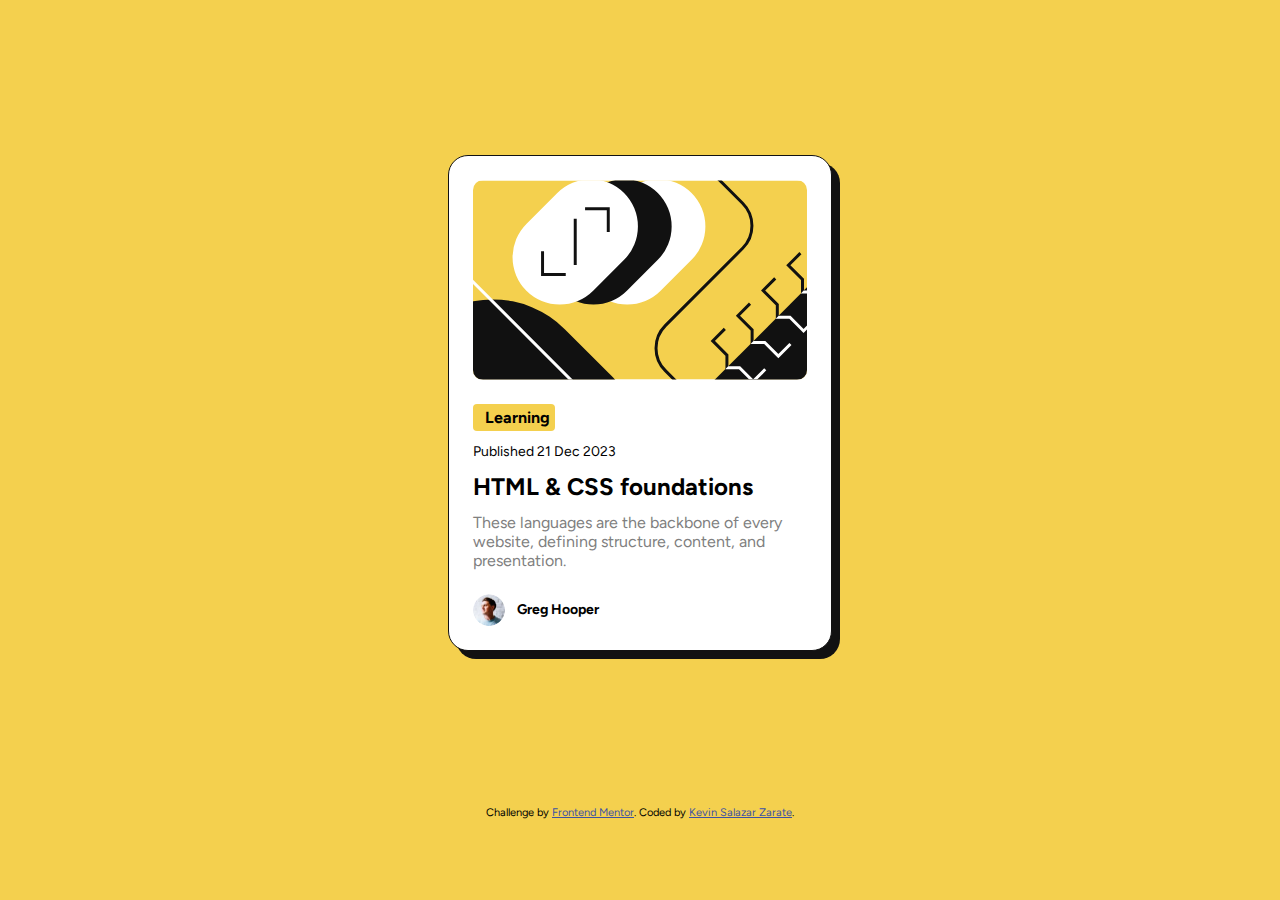
<file: blog-preview-card-main/index.html>
<!DOCTYPE html>
<html lang="en">

<head>
  <meta charset="UTF-8">
  <meta name="viewport" content="width=device-width, initial-scale=1.0">
  <!-- displays site properly based on user's device -->

  <link rel="icon" type="image/png" sizes="32x32" href="./assets/images/favicon-32x32.png">
  <link rel="stylesheet" href="css/style.css">
  <title>Frontend Mentor | Blog preview card</title>

  <!-- Feel free to remove these styles or customise in your own stylesheet 👍 -->
  <style>
    .attribution {
      font-size: 11px;
      text-align: center;
    }

    .attribution a {
      color: hsl(228, 45%, 44%);
    }
  </style>
</head>

<body>
  <main>
    <section class="container">
      <div class="card-container">
        <img src="assets/images/illustration-article.svg" alt="">
        <div class="card-container__content">
          <div class="tag-learning">Learning</div>
          <span class="firstp">
            <p>Published 21 Dec 2023</p>
          </span>
          <h1> HTML & CSS foundations</h1>
          <span class="plastchild">
            <p>These languages are the backbone of every website, defining structure, content, and presentation.</p>
          </span>
        </div>

        <div class="avatar">
          <img src="assets/images/image-avatar.webp" alt="">
          <h4>Greg Hooper</h4>
        </div>
      </div>
    </section>
    <footer>
      <div class="attribution">
        Challenge by <a href="https://www.frontendmentor.io?ref=challenge" target="_blank">Frontend Mentor</a>.
        Coded by <a href="https://kevinsalazar.net/">Kevin Salazar Zarate</a>.
      </div>
    </footer>
  </main>
 
</body>

</html>
</file>
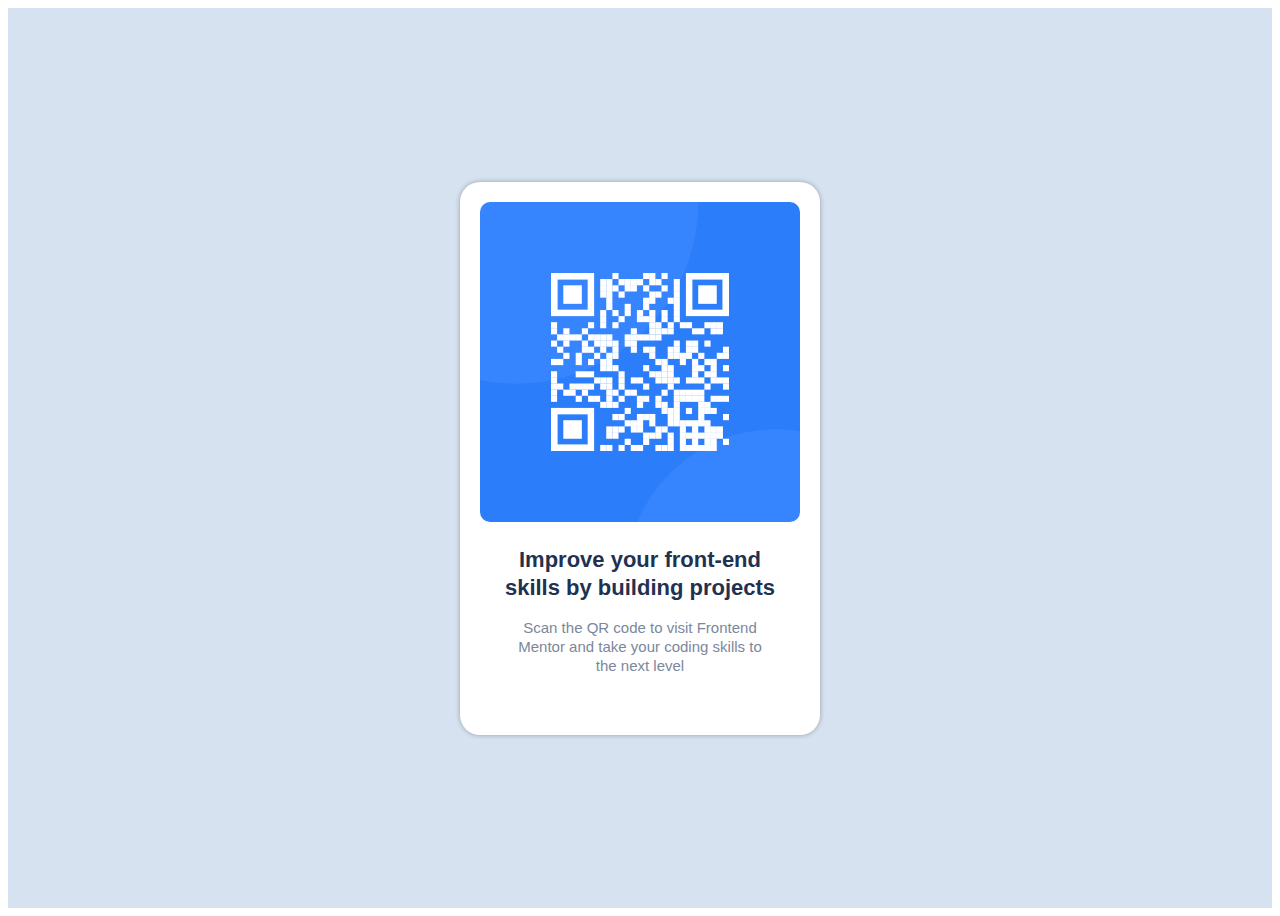
<file: qr-code-component-main/index.html>
<!DOCTYPE html>
<html lang="en">

<head>
  <meta charset="UTF-8">
  <meta name="viewport" content="width=device-width, initial-scale=1.0">
  <!-- displays site properly based on user's device -->

  <link rel="icon" type="image/png" sizes="32x32" href="./images/favicon-32x32.png">
  <link rel="stylesheet" href="css/card.css">
  <title>Frontend Mentor | QR code component</title>

  <!-- Feel free to remove these styles or customise in your own stylesheet 👍 -->

</head>

<body>

  <main>
    <div class="container">
      <div class="container-card">
        <img src="images/image-qr-code.png" alt="">
        <div class="container-card__content">
          <a href="#">Improve your front-end <br>skills by building projects</a>
          <p>Scan the QR code to visit Frontend <br> Mentor and take your coding skills to <br> the next level</p>
        </div>
      </div>
    </div>
  </main>
</body>

</html>
</file>
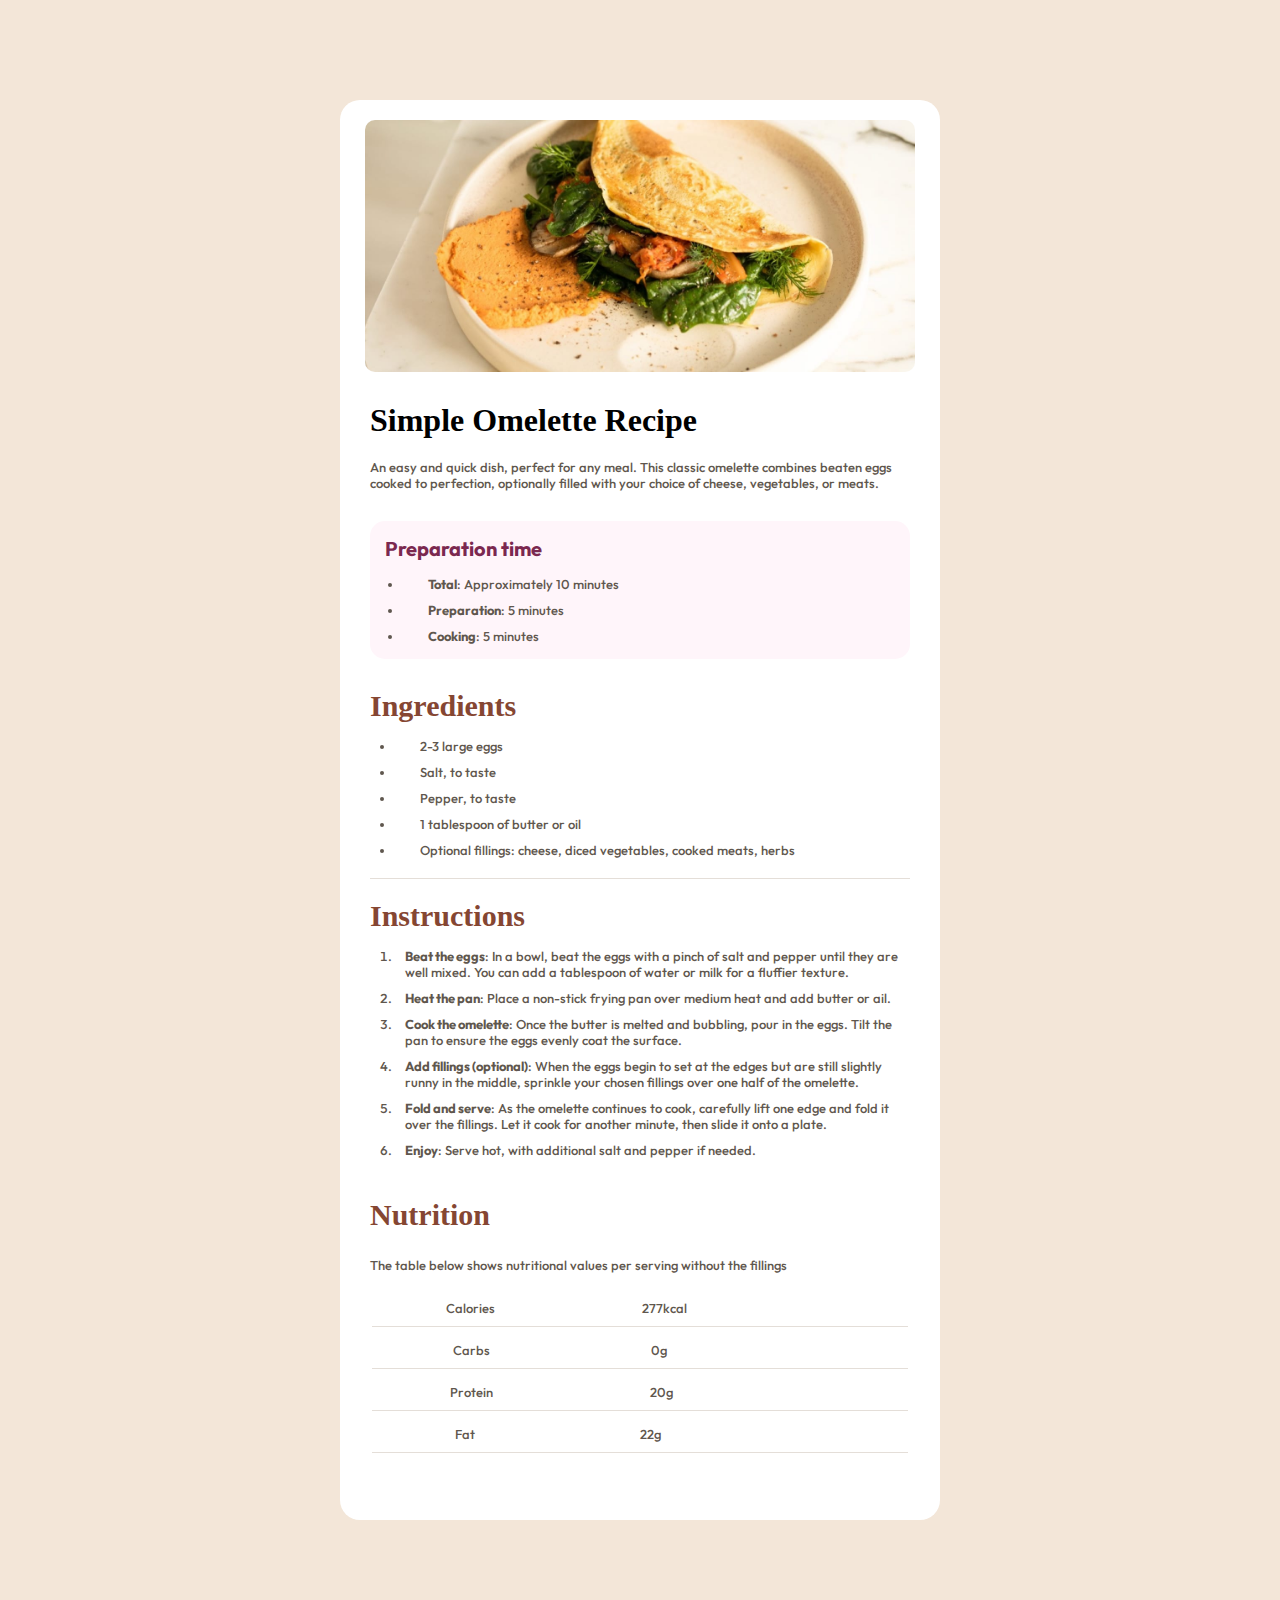
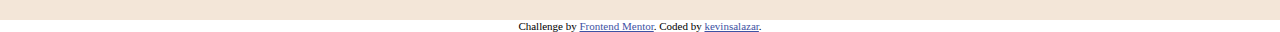
<file: recipe-page-main/index.html>
<!DOCTYPE html>
<html lang="en">

<head>
  <meta charset="UTF-8">
  <meta name="viewport" content="width=device-width, initial-scale=1.0">
  <!-- displays site properly based on user's device -->

  <link rel="icon" type="image/png" sizes="32x32" href="./assets/images/favicon-32x32.png">
  <link rel="stylesheet" href="css/style.css">
  <title>Frontend Mentor | Recipe page</title>

</head>

<body>

  <main>
    <section class="container">
      <img src="assets/images/image-omelette.jpeg" alt="">
      <div class="container-recipe">
        <h1>Simple Omelette Recipe</h1>
        <p>An easy and quick dish, perfect for any meal. This classic omelette combines beaten eggs cooked
          to perfection, optionally filled with your choice of cheese, vegetables, or meats.</p>

        <div class="container-recipe__preparation">
          <p>Preparation time</p>
          <ul>
            <li><b>Total</b>: Approximately 10 minutes</li>
            <li><b>Preparation</b>: 5 minutes</li>
            <li><b>Cooking</b>: 5 minutes</li>
          </ul>
        </div>

        <div class="container-recipe__ingredients">
          <h2>Ingredients</h2>
          <ul>
            <li>2-3 large eggs</li>
            <li>Salt, to taste</li>
            <li>Pepper, to taste</li>
            <li>1 tablespoon of butter or oil</li>
            <li>Optional fillings: cheese, diced vegetables, cooked meats, herbs</li>
          </ul>
        </div>

        <div class="container-recipe__instructions">
          <h2>Instructions</h2>
          <ol>
            <li><b>Beat the eggs</b>: In a bowl, beat the eggs with a pinch of salt and pepper until they are well
              mixed. You can add a tablespoon of water or milk for a fluffier texture.</li>
            <li><b>Heat the pan</b>: Place a non-stick frying pan over medium heat and add butter or ail.
            </li>
            <li>
              <b>Cook the omelette</b>: Once the butter is melted and bubbling, pour in the eggs. Tilt the pan to ensure
              the eggs evenly coat the surface.</li>
            <li><b>Add fillings (optional)</b>: When the eggs begin to set at the edges but are still slightly runny in the
              middle, sprinkle your chosen fillings over one half of the omelette.</li>
            <li><b>Fold and serve</b>: As the omelette continues to cook, carefully lift one edge and fold it over the
              fillings. Let it cook for another minute, then slide it onto a plate.</li>
            <li> <b>Enjoy</b>: Serve hot, with additional salt and pepper if needed.</li>
          </ol>
        </div>
        <div class="container-recipe__nutrition">
          <h2>Nutrition</h2>
          <p>The table below shows nutritional values per serving without the fillings</p>
          <table>
            <tr>
              <td>Calories</td>
              <td>277kcal</td>
              <td></td>
            </tr>
            <tr>
              <td>Carbs</td>
              <td>0g</td>
              <td></td>
            </tr>
            <tr>
              <td>Protein</td>
              <td>20g</td>
              <td></td>
            </tr>
            <tr>
              <td>Fat</td>
              <td>22g</td>
              <td></td>
            </tr>
          </table>
        </div>
      </div>
    </section>
  </main>
  <footer>
    <div class="attribution">
      Challenge by <a href="https://www.frontendmentor.io?ref=challenge" target="_blank">Frontend Mentor</a>.
      Coded by <a href="https://www.kevinsalazar.net">kevinsalazar</a>.
    </div>
  </footer>
</body>

</html>
</file>
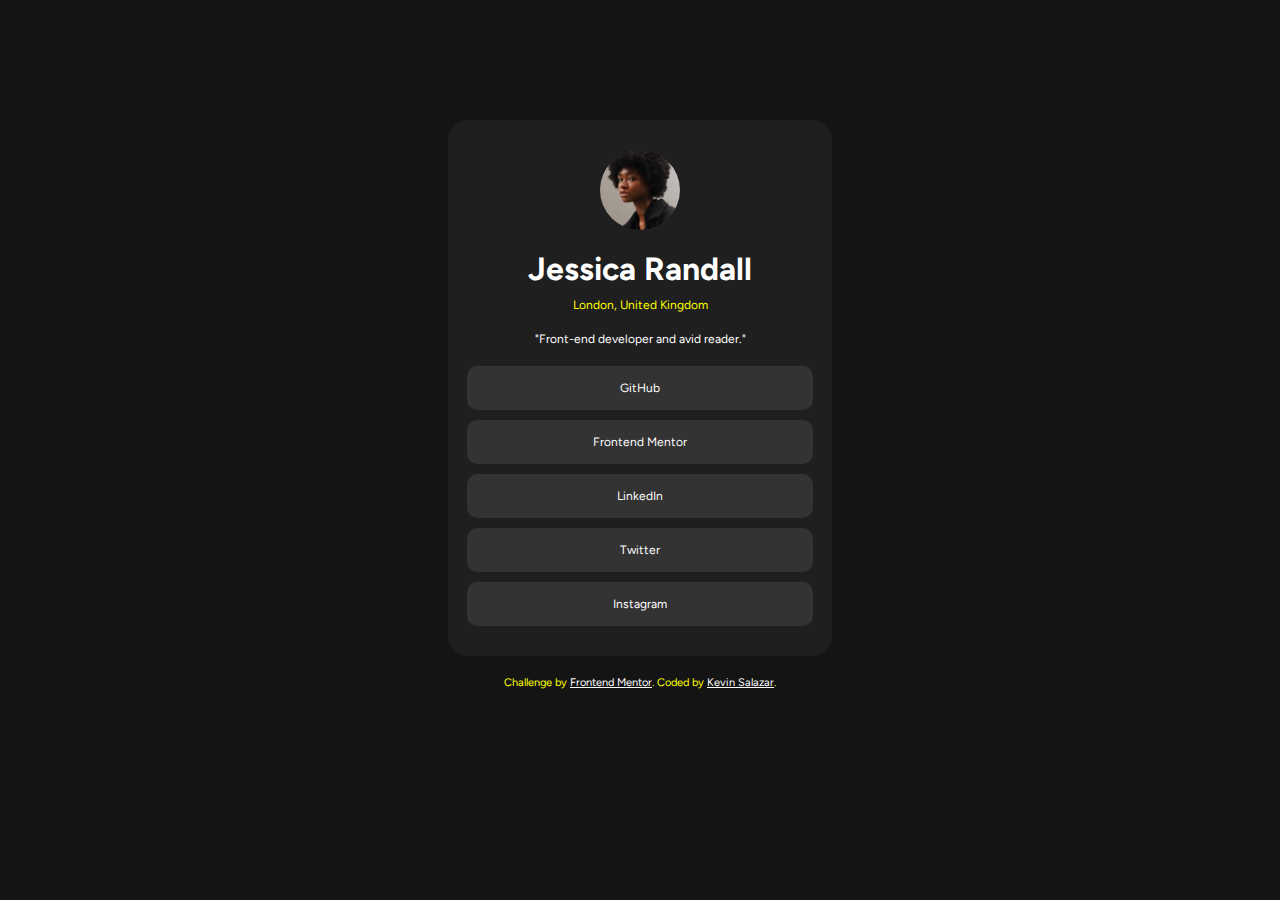
<file: social-links-profile-main/index.html>
<!DOCTYPE html>
<html lang="en">
<head>
  <meta charset="UTF-8">
  <meta name="viewport" content="width=device-width, initial-scale=1.0"> <!-- displays site properly based on user's device -->

  <link rel="icon" type="image/png" sizes="32x32" href="./assets/images/favicon-32x32.png">
  <link rel="stylesheet" href="css/style.css">
  <title>Frontend Mentor | Social links profile</title>

  
</head>
<body>

  <main class="main">
    <section class="card-container">
      <img src="assets/images/avatar-jessica.jpeg" alt="">
      <div class="card-name">
        <h1>Jessica Randall</h1>
        <p>London, United Kingdom</p>
      </div>
      <p>"Front-end developer and avid reader."</p>
      <div class="card-btn">
        <a>GitHub</a>
        <a>Frontend Mentor</a>
        <a>LinkedIn</a>
        <a>Twitter</a>
        <a>Instagram</a>
      </div>
    </section>
    <footer>
      <div class="attribution">
        Challenge by <a href="https://www.frontendmentor.io?ref=challenge" target="_blank">Frontend Mentor</a>. 
        Coded by <a href="#">Kevin Salazar</a>.
      </div>
    </footer>
  </main>
</body>
</html>
</file>
<file: blog-preview-card-main/css/style.css>
@import url("https://fonts.googleapis.com/css2?family=Figtree:ital,wght@0,300..900;1,300..900&display=swap");

* {
  padding: 0;
  margin: 0;
  box-sizing: border-box;
}
:root {
  --Yellow: hsl(47, 88%, 63%);
  --White: hsl(0, 0%, 100%);
  --Grey: hsl(0, 0%, 50%);
  --Black: hsl(0, 0%, 7%);

  --font-size-paragraft: 16px;
}

body {
  font-family: "Figtree", sans-serif;
  background-color: var(--Yellow);
}

.container {
  margin: 155px 24px;
  display: flex;
  flex-direction: column;
  justify-content: center;
  align-items: center;
}

.card-container {
  width: 100%;
  background-color: var(--White);
  display: flex;
  flex-direction: column;
  gap: 24px;
  border-radius: 20px;
  padding: 24px 24px;
  border: 1px solid var(--Black);
  box-shadow: 8px 8px 0  var(--Black);
}

.card-container img {
    border-radius: 10px;
}
.card-container__content {
  display: flex;
  flex-direction: column;
  gap: 12px;
}

.tag-learning {
  background-color: var(--Yellow);
  display:inline;
  width: 82px;
  padding: 4px 12px;
  font-weight: 700;
  border-radius: 4px;
}

.firstp{
    font-size: 12px;
}

.card-container__content h1{
    font-size: 20px;
} 
.plastchild{
    font-size: 14px;
    color: var(--Grey);
} 


.avatar{
    display: flex;
    align-items: center;
    /* justify-content: center; */
    gap: 12px;
}
.avatar img{
    width: 32px;
    height: 32px;
    border-radius: 50%;
}

.avatar h4{
    font-size: 14px;

}

@media only screen and (min-width: 420px) {
    .card-container {
        width: 384px;
    }
    .card-container__content h1{
        font-size: 24px;
    } 
    .card-container__content h1:hover{
        color: var(--Yellow);
    } 
    .firstp{
        font-size: 14px;
    }
    .plastchild{
        font-size: 16px;
    } 
}
</file>
<file: qr-code-component-main/css/card.css>
:root {
    --font-family-heading: 'Outfit', sans-serif;

  --primary-color: hsl(218, 44%, 22%);
  --paragraph: hsl(220, 15%, 55%);
  --background: hsl(212, 45%, 89%);
  --white: hsl(0, 0%, 100%);
}

.container {
  height: 100vh;
  display: flex;
  justify-content: center;
  align-items: center;
  background-color: var(--background);
}

.container-card {
  background-color: var(--white);   
  display: flex;
  flex-direction: column;
  width: 320px;
  /* height: 200px; */
  box-shadow: 0px 0px 5px rgba(0, 0, 0, 0.3);
  padding: 20px;
  border-radius: 20px;
}

.container-card img {
  border-radius: 10px;
}   

.container-card__content {
  text-align: center;
  margin: 24px 0px 40px 0px;
}

.container-card__content a {
  color: var(--primary-color);
  text-decoration: none;
  font-size: 22px;
  font-weight: 700;
  font-family: var(--font-family-heading);
  line-height: 28px
  
}

.container-card__content p {
  color: var(--paragraph);
  font-size: 15px;
  font-family: var(--font-family-heading);
  color: var(--paragraph);
  margin: 16px 0 0 0 ;
  line-height: 19px
}
</file>
<file: recipe-page-main/css/style.css>
@import url("https://fonts.googleapis.com/css2?family=Outfit:wght@100..900&display=swap");

* {
  margin: 0;
  padding: 0;
  box-sizing: border-box;
}

:root {
  /* ### Primary */

  --Nutmeg: hsl(14, 45%, 36%);
  --Dark-Raspberry: hsl(332, 51%, 32%);

  /* ### Neutral */

  --White: hsl(0, 0%, 100%);
  --Rose-White: hsl(330, 100%, 98%);
  --Eggshell: hsl(30, 54%, 90%);
  --Light-Grey: hsl(30, 18%, 87%);
  --Wenge-Brown: hsl(30, 10%, 34%);
  --Dark-Charcoal: hsl(24, 5%, 18%);

  /* ## Typography */
  /* ### Body */
  --Font-size-paragraph: 16px;
}

body {
  /* font-family: 'Outfit', sans-serif; */
  font-size: var(--Font-size-paragraph);
}

h1 {
  font-size: 32px;
  font-weight: 700;
  /* font-family: 'Outfit', sans-serif; */
}
p,
ul li,
ol li,
tr td {
  font-size: var(--Font-size-paragraph);
  color: var(--Wenge-Brown);
  font-family: "Outfit", sans-serif;
  font-weight: 500;
}

.container {
  /* width: 100%; */
  display: flex;
  flex-direction: column;
}

.container img {
  width: 100%;
  /* gap: 120px; */
}
.container-recipe {
  display: flex;
  flex-direction: column;
  padding: 30px 30px;
  gap: 20px;
}

/* PREPARATION */

.container-recipe__preparation {
  justify-content: center;
  /* border: 2px solid red; */
  padding: 15px;
  background-color: var(--Rose-White);
  border-radius: 15px;
  margin-top: 10px;
}

.container-recipe__preparation p {
  color: var(--Dark-Raspberry);
  font-weight: 700;
  margin-bottom: 15px;
  font-size: 20px;
}

.container-recipe__preparation ul {
  display: flex;
  flex-direction: column;
  gap: 10px;
  justify-items: center;
  align-content: center;
}

.container-recipe__preparation ul li {
  font-weight: 500;
  /* margin-bottom: 10px; */
  margin-left: 18px;
  padding: 0 25px;
}

/* INGREDIENTS */

.container-recipe__ingredients {
  border-bottom: 1px solid var(--Light-Grey);
  margin-top: 10px;
  padding-bottom: 20px;
}

.container-recipe__ingredients h2 {
  color: var(--Nutmeg);
  font-size: 30px;
  font-weight: bolder;
  margin-bottom: 15px;
}

.container-recipe__ingredients ul {
  display: flex;
  flex-direction: column;
  gap: 10px;
}

.container-recipe__ingredients ul li {
  font-weight: 500;
  /* margin-bottom: 10px; */
  margin-left: 25px;
  padding: 0 25px;
}

/* INSTRUCTIONS */

.container-recipe__instructions {
  padding-bottom: 20px;
}

.container-recipe__instructions h2 {
  color: var(--Nutmeg);
  font-size: 30px;
  font-weight: bolder;
  margin-bottom: 15px;
}

.container-recipe__instructions ol {
  display: flex;
  flex-direction: column;
  gap: 10px;
}

.container-recipe__instructions ol li {
  font-weight: 500;
  /* margin-bottom: 10px; */
  margin-left: 25px;
  padding: 0 10px;
}

/* NUTRITION */

.container-recipe__nutrition {
  margin-bottom: 20px;
  display: flex;
  flex-direction: column;
  gap: 25px;
}

.container-recipe__nutrition h2 {
  color: var(--Nutmeg);
  font-size: 30px;
  font-weight: bolder;
}

.container-recipe__nutrition table tr {
  display: flex;
  /* flex-direction: column; */
  margin-bottom: 15px;
  padding-bottom: 10px;
  border-bottom: 1px solid var(--Light-Grey);
  justify-content: space-around;
  /* gap: 55px; */
}

.attribution {
  font-size: 11px;
  text-align: center;
}

.attribution a {
  color: hsl(228, 45%, 44%);
}

@media only screen and (min-width: 650px) {
  p,
  ul li,
  ol li,
  tr td {
    font-size: 13px;
    color: var(--Wenge-Brown);
    font-family: "Outfit", sans-serif;
    font-weight: 500;
  }
  main {
    background-color: var(--Eggshell);
    display: flex;
    flex-direction: column;
    justify-content: center;
    align-items: center;
    padding: 100px 0;
  }
  .container {
    width: 600px;
    background-color: var(--White);
    border-radius: 20px;
    display: flex;
    flex-direction: column;
    align-items: center;
  }

  .container img {
    margin-top: 20px;
    width: 550px;
    border-radius: 10px;
  }
}
</file>
<file: social-links-profile-main/css/style.css>
/* <!-- Feel free to remove these styles or customise in your own stylesheet 👍 --> */
@import url("https://fonts.googleapis.com/css2?family=Figtree:ital,wght@0,300..900;1,300..900&display=swap");

* {
  margin: 0px;
  padding: 0px;
  box-sizing: border-box;
}

:root {
  --White: hsl(0, 0%, 100%);
  --Grey: hsl(0, 0%, 20%);
  --DarkGrey: hsl(0, 0%, 12%);
  --OffBlack: hsl(0, 0%, 8%);
  --yellow: yellow;
}

body {
  font-family: "Figtree", sans-serif;
  background: var(--OffBlack);
}

.main {
  margin: 120px 20px;
  display: flex;
  flex-direction: column;
  justify-content: center;
  align-items: center;
  background-color: var(--OffBlack);
  gap: 20px;
}

.card-container {
  width: 100%;
  display: flex;
  flex-direction: column;
  justify-content: center;
  align-items: center;
  background-color: var(--DarkGrey);
  gap: 20px;
  padding: 30px 0;
  border-radius: 20px;
}

.card-container img {
  border-radius: 150px;
  width: 80px;
  
}

.card-container h1 {
  color: var(--White);
}

.card-container p:nth-child(2) {
  margin-top: 10px;
  color: var(--yellow);
  font-size: 12px;
  text-align: center;
}
.card-container p:nth-child(3) {
  color: var(--White);
  font-size: 12px;
}

.card-btn {
  width: 90%;
  display: flex;
  flex-direction: column;
  
  gap: 10px;
}

.card-btn a{
    background-color: var(--Grey);
    color: var(--White);
    font-size: 12px;
    padding: 15px;
    border-radius: 10px;
    text-align: center;
}


.attribution {
  font-size: 11px;
  text-align: center;
  color: var(--yellow);
}
.attribution a {
  color:white;
}


@media only screen and (min-width: 450px) {
    .card-container {
        width: 384px;
    }

    .card-btn a:hover{
        background-color: var(--yellow);
        color: var(--OffBlack);
        font-weight: bold;
        
    }

    
}
</file>
